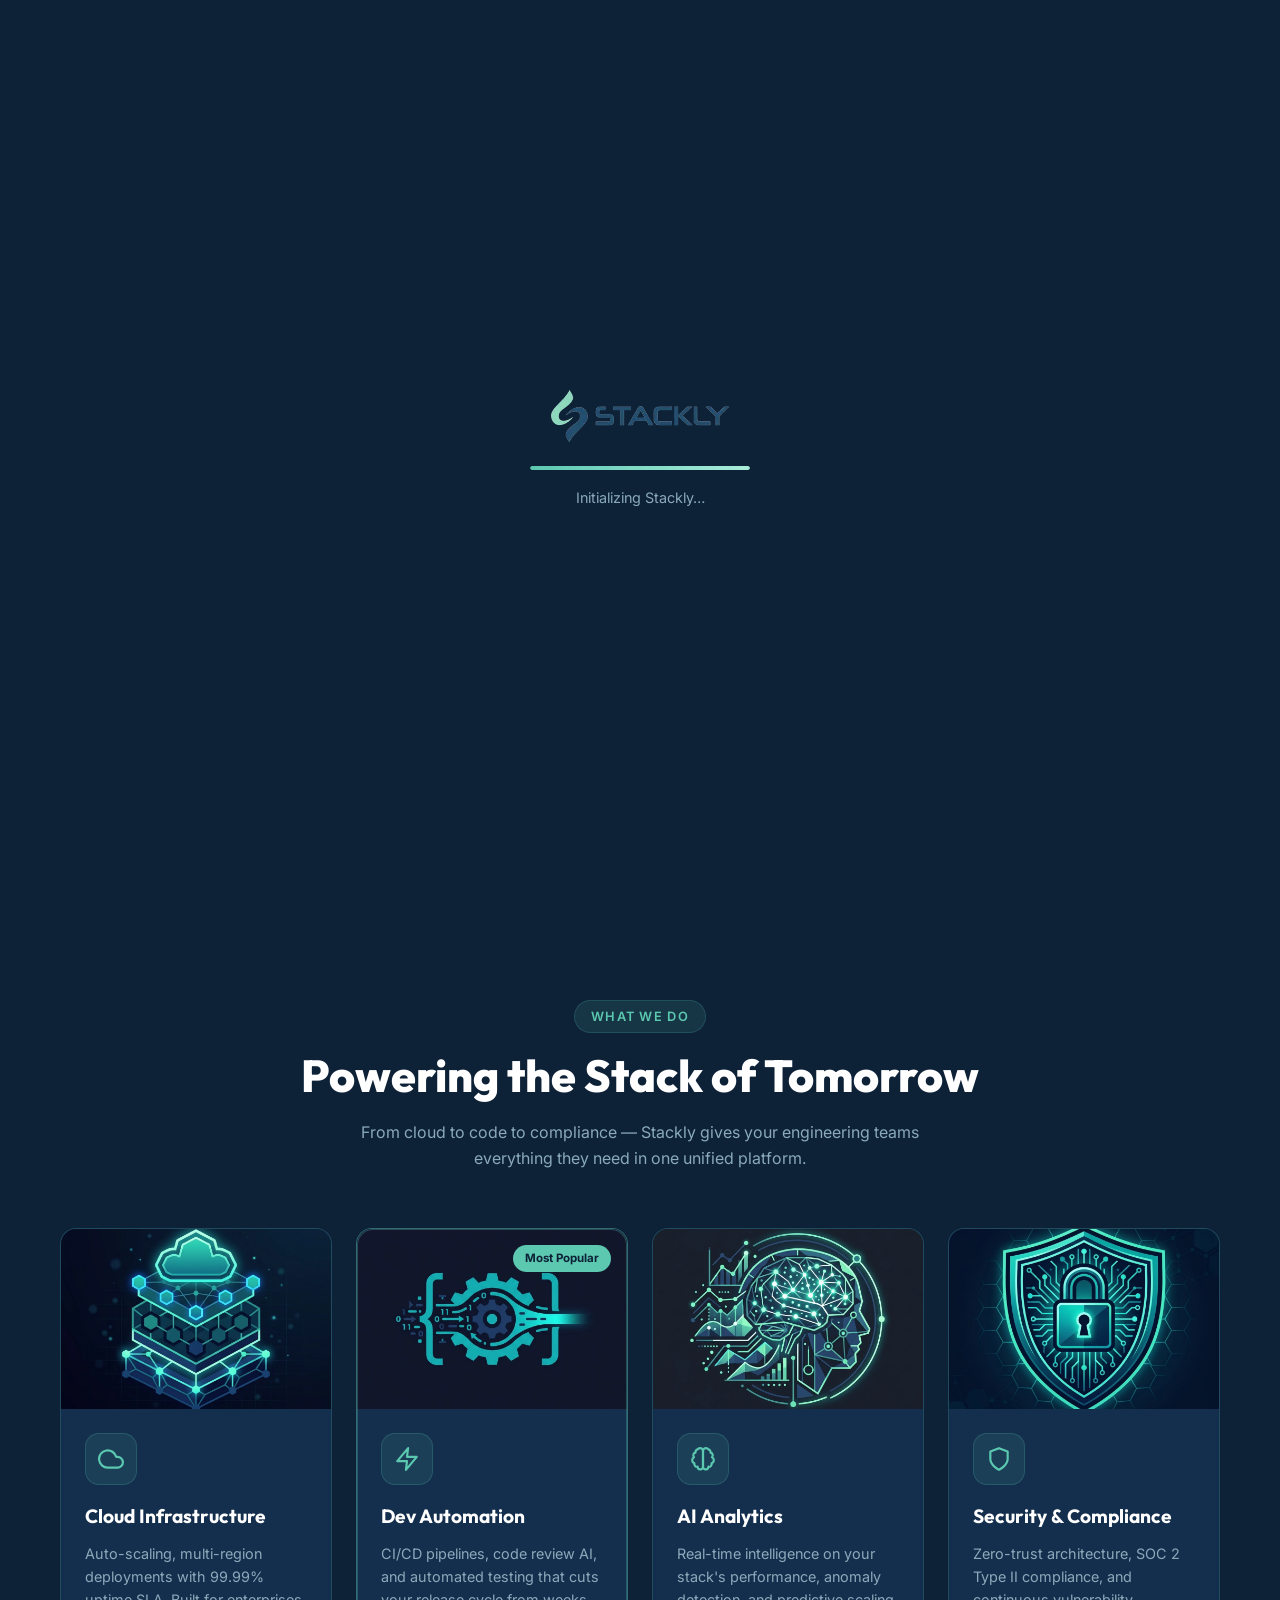
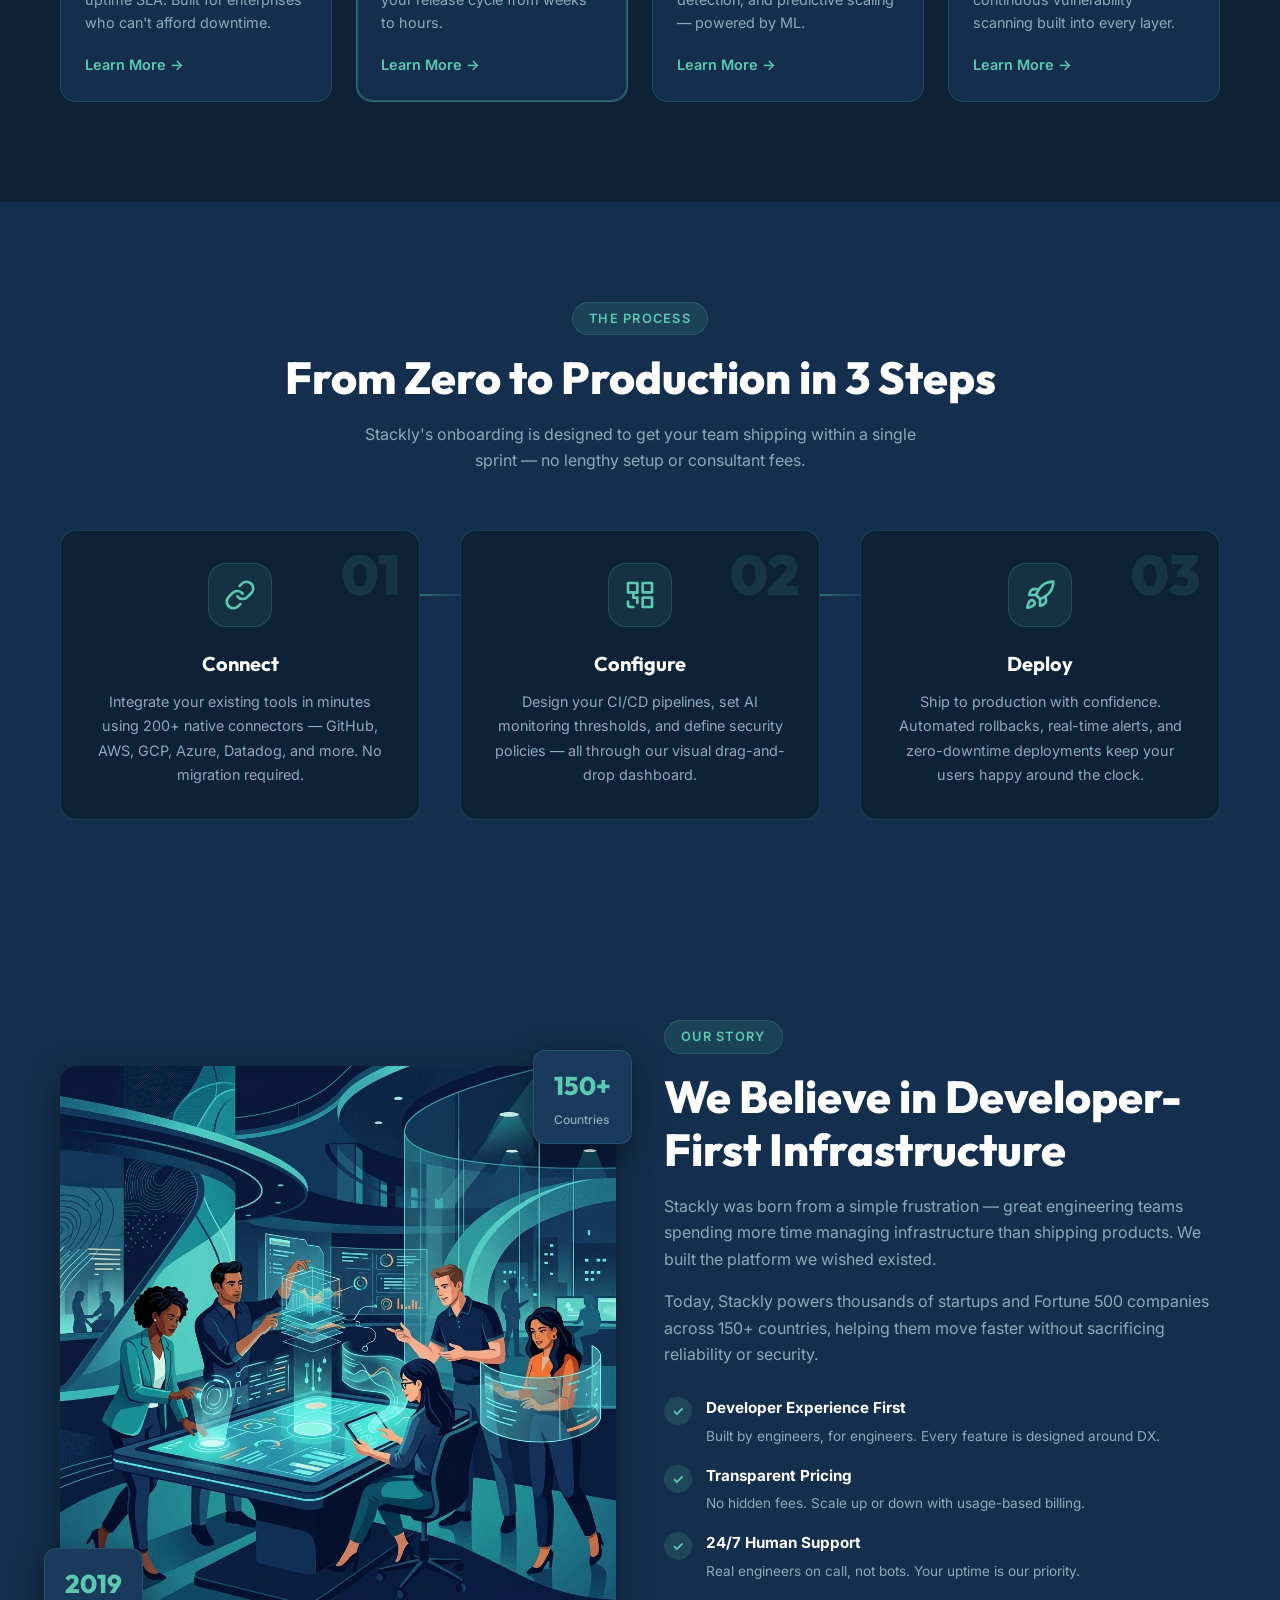
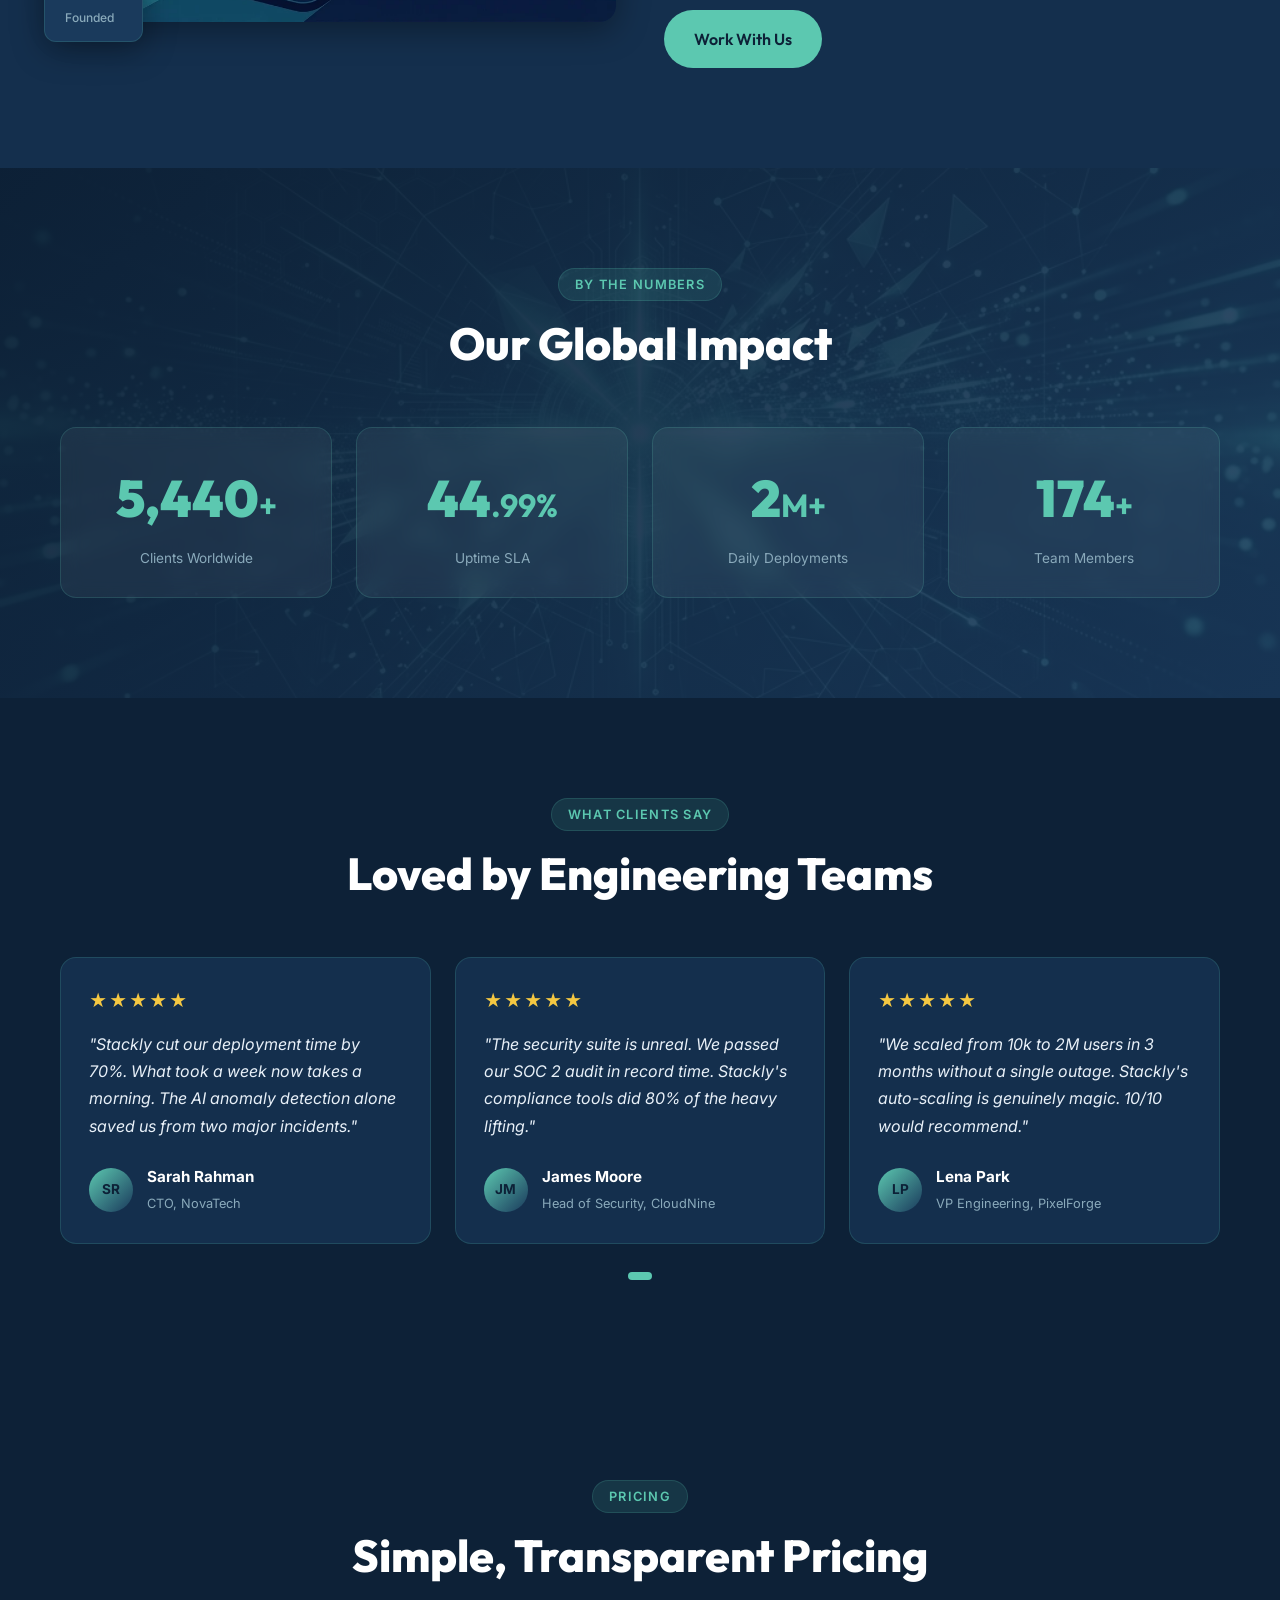
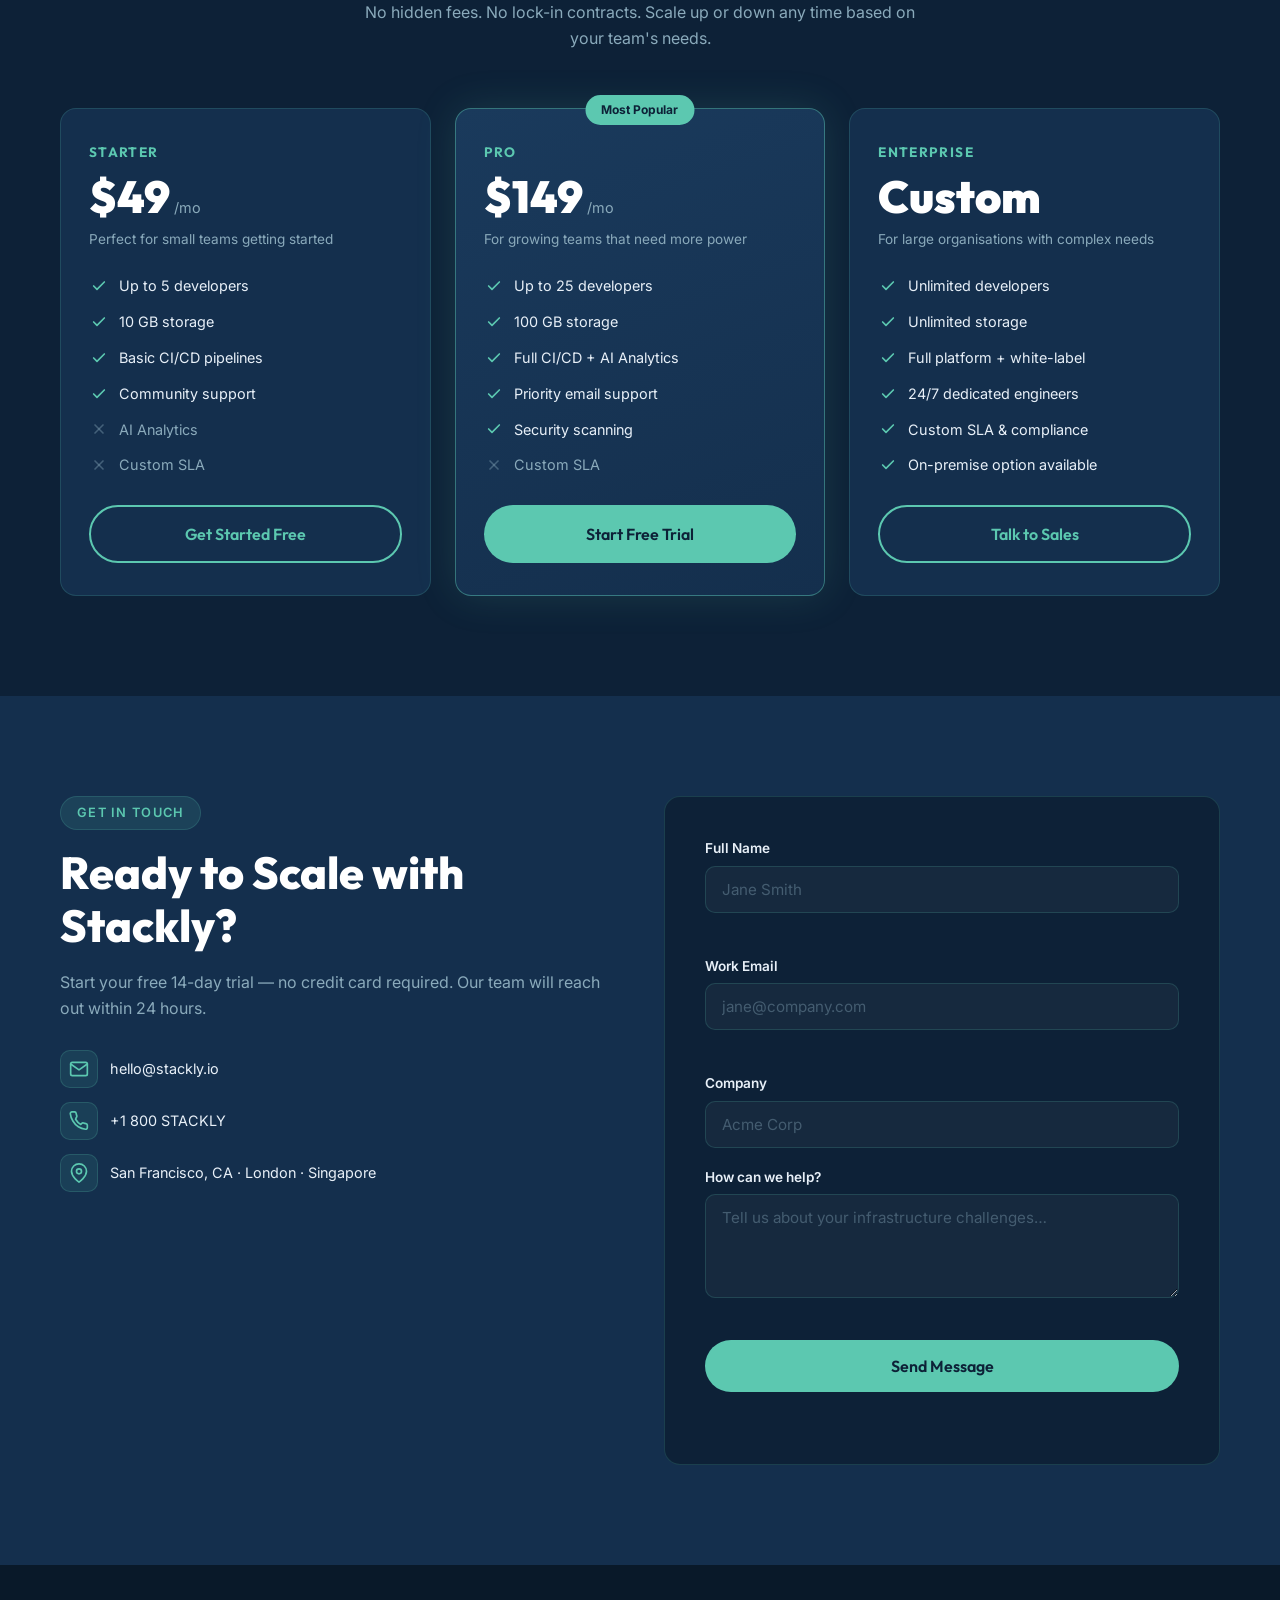
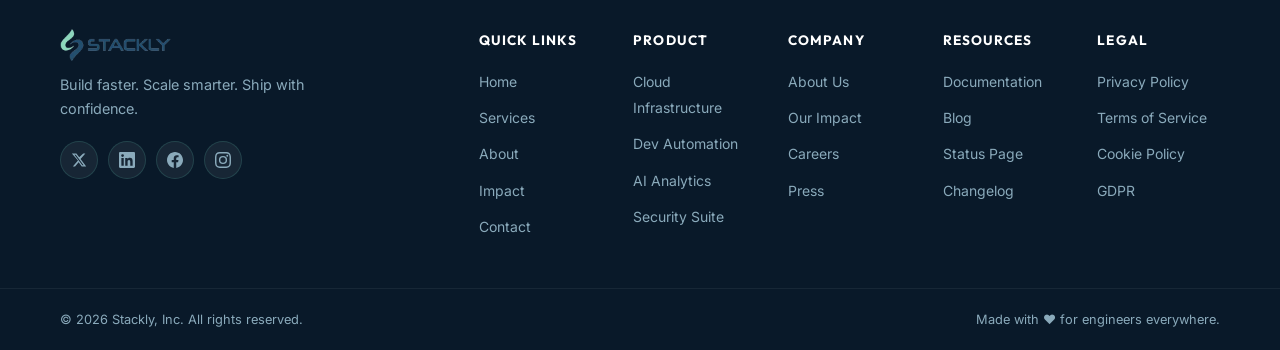
<file: index.html>
<!DOCTYPE html>
<html lang="en">

<head>
  <meta charset="UTF-8" />
  <meta name="viewport" content="width=device-width, initial-scale=1.0" />
  <meta name="description"
    content="Stackly — Build faster, scale smarter. Enterprise-grade cloud infrastructure, AI-powered development tools, and security solutions for modern teams." />
  <meta name="keywords"
    content="Stackly, cloud infrastructure, software development, AI analytics, cybersecurity, tech solutions" />
  <meta name="theme-color" content="#0D2137" />
  <title>Stackly — Build Faster. Scale Smarter.</title>
  <link rel="preconnect" href="https://fonts.googleapis.com" />
  <link rel="preconnect" href="https://fonts.gstatic.com" crossorigin />
  <link
    href="https://fonts.googleapis.com/css2?family=Outfit:wght@300;400;500;600;700;800;900&family=Inter:wght@300;400;500;600&display=swap"
    rel="stylesheet" />
  <link rel="stylesheet" href="style.css" />
</head>

<body>

  <!-- ===== LOADER ===== -->
  <div id="loader" class="loader" role="status" aria-label="Loading Stackly">
    <div class="loader__inner">
      <div class="loader__logo">
        <img src="images/final logo.webp" alt="Stackly" class="loader__logo-img" />
      </div>
      <div class="loader__bar">
        <div class="loader__progress"></div>
      </div>
      <p class="loader__text">Initializing Stackly…</p>
    </div>
  </div>

  <!-- ===== HEADER ===== -->
  <header id="header" class="header" role="banner">
    <div class="container header__inner">
      <a href="#home" class="header__logo" aria-label="Stackly Home">
        <img src="images/final logo.webp" alt="Stackly" class="header__logo-img" />
      </a>

      <nav class="header__nav" id="nav" role="navigation" aria-label="Main navigation">
        <ul class="nav__list">
          <li><a href="#home" class="nav__link" id="nav-home">Home</a></li>
          <li><a href="#services" class="nav__link" id="nav-services">Services</a></li>
          <li><a href="#about" class="nav__link" id="nav-about">About</a></li>
          <li><a href="#stats" class="nav__link" id="nav-stats">Impact</a></li>
          <li><a href="#contact" class="nav__link" id="nav-contact">Contact</a></li>
        </ul>
      </nav>

      <div class="header__actions">
        <a href="#contact" class="btn btn--sm btn--outline" id="header-cta">Get Started</a>
        <button class="hamburger" id="hamburger" aria-label="Toggle menu" aria-expanded="false" aria-controls="nav">
          <span></span><span></span><span></span>
        </button>
      </div>
    </div>
  </header>

  <!-- ===== MOBILE NAV OVERLAY ===== -->
  <div class="mobile-nav" id="mobileNav" role="dialog" aria-modal="true" aria-label="Mobile menu">
    <button class="mobile-nav__close" id="mobileNavClose" aria-label="Close menu">✕</button>
    <ul class="mobile-nav__list">
      <li><a href="#home" class="mobile-nav__link" id="mnav-home">Home</a></li>
      <li><a href="#services" class="mobile-nav__link" id="mnav-services">Services</a></li>
      <li><a href="#about" class="mobile-nav__link" id="mnav-about">About</a></li>
      <li><a href="#stats" class="mobile-nav__link" id="mnav-stats">Impact</a></li>
      <li><a href="#contact" class="mobile-nav__link" id="mnav-contact">Contact</a></li>
    </ul>
    <a href="#contact" class="btn btn--primary mobile-nav__cta" id="mnav-cta">Get Started Free</a>
  </div>
  <div class="mobile-nav__backdrop" id="mobileNavBackdrop"></div>

  <!-- ===== MAIN CONTENT ===== -->
  <main id="main-content">

    <!-- HERO -->
    <section id="home" class="hero section" aria-labelledby="hero-heading">
      <div class="hero__bg">
        <picture>
          <source srcset="images/hero_bg.webp" type="image/webp" />
          <img src="images/hero_bg.webp" alt="" role="presentation" class="hero__bg-img" loading="eager" />
        </picture>
        <div class="hero__bg-overlay"></div>
      </div>
      <div class="hero__particles" id="heroParticles" aria-hidden="true"></div>

      <div class="container hero__inner">
        <div class="hero__content">
          <div class="hero__badge">
            <span class="badge-dot"></span>
            Now with AI-Powered Automation
          </div>
          <h1 id="hero-heading" class="hero__title">
            Build <span class="gradient-text">Faster.</span><br />
            Scale <span class="gradient-text">Smarter.</span>
          </h1>
          <p class="hero__subtitle">
            Stackly delivers enterprise-grade cloud infrastructure, intelligent development tools, and next-gen security
            so your team ships with confidence — at any scale.
          </p>
          <div class="hero__actions">
            <a href="#services" class="btn btn--primary btn--lg" id="hero-explore">Explore Solutions</a>
            <a href="404.html" class="btn btn--ghost btn--lg" id="hero-learn">Learn More
              <svg width="18" height="18" viewBox="0 0 24 24" fill="none" stroke="currentColor" stroke-width="2"
                stroke-linecap="round" stroke-linejoin="round" aria-hidden="true">
                <path d="M5 12h14" />
                <path d="m12 5 7 7-7 7" />
              </svg>
            </a>
          </div>
          <div class="hero__trust">
            <p class="hero__trust-label">Trusted by teams at</p>
            <div class="hero__logos">
              <span>Acme Corp</span>
              <span>NovaTech</span>
              <span>PixelForge</span>
              <span>CloudNine</span>
            </div>
          </div>
        </div>
        <div class="hero__visual">
          <picture>
            <source srcset="images/hero_dashboard.webp" type="image/webp" />
            <img src="images/hero_dashboard.webp" alt="Stackly platform dashboard preview" class="hero__dashboard"
              loading="eager" />
          </picture>
          <div class="hero__glow" aria-hidden="true"></div>
        </div>
      </div>

      <div class="scroll-indicator" aria-hidden="true">
        <div class="scroll-indicator__dot"></div>
      </div>
    </section>

    <!-- SERVICES -->
    <section id="services" class="services section" aria-labelledby="services-heading">
      <div class="container">
        <div class="section-header">
          <span class="section-tag">What We Do</span>
          <h2 id="services-heading" class="section-title">Powering the Stack of Tomorrow</h2>
          <p class="section-subtitle">From cloud to code to compliance — Stackly gives your engineering teams everything
            they need in one unified platform.</p>
        </div>

        <div class="services__grid">

          <article class="service-card" id="service-cloud">
            <div class="service-card__img-wrap">
              <picture>
                <source srcset="images/service_cloud.webp" type="image/webp" />
                <img src="images/service_cloud.webp" alt="Cloud Infrastructure illustration" loading="lazy" />
              </picture>
            </div>
            <div class="service-card__body">
              <div class="service-card__icon">
                <svg width="26" height="26" viewBox="0 0 24 24" fill="none" stroke="#5CC8B0" stroke-width="2"
                  stroke-linecap="round" stroke-linejoin="round" aria-hidden="true">
                  <path d="M18 10h-1.26A8 8 0 1 0 9 20h9a5 5 0 0 0 0-10z" />
                </svg>
              </div>
              <h3 class="service-card__title">Cloud Infrastructure</h3>
              <p class="service-card__desc">Auto-scaling, multi-region deployments with 99.99% uptime SLA. Built for
                enterprises who can't afford downtime.</p>
              <a href="404.html" class="service-card__link" id="svc-cloud-cta">Learn More →</a>
            </div>
          </article>

          <article class="service-card service-card--featured" id="service-dev">
            <div class="service-card__img-wrap">
              <picture>
                <source srcset="images/service_dev.webp" type="image/webp" />
                <img src="images/service_dev.webp" alt="Developer Tools illustration" loading="lazy" />
              </picture>
            </div>
            <div class="service-card__body">
              <div class="service-card__icon">
                <svg width="26" height="26" viewBox="0 0 24 24" fill="none" stroke="#5CC8B0" stroke-width="2"
                  stroke-linecap="round" stroke-linejoin="round" aria-hidden="true">
                  <polygon points="13 2 3 14 12 14 11 22 21 10 12 10 13 2" />
                </svg>
              </div>
              <h3 class="service-card__title">Dev Automation</h3>
              <p class="service-card__desc">CI/CD pipelines, code review AI, and automated testing that cuts your
                release cycle from weeks to hours.</p>
              <a href="404.html" class="service-card__link" id="svc-dev-cta">Learn More →</a>
            </div>
            <div class="service-card__featured-badge">Most Popular</div>
          </article>

          <article class="service-card" id="service-ai">
            <div class="service-card__img-wrap">
              <picture>
                <source srcset="images/service_ai.webp" type="image/webp" />
                <img src="images/service_ai.webp" alt="AI Analytics illustration" loading="lazy" />
              </picture>
            </div>
            <div class="service-card__body">
              <div class="service-card__icon">
                <svg width="26" height="26" viewBox="0 0 24 24" fill="none" stroke="#5CC8B0" stroke-width="2"
                  stroke-linecap="round" stroke-linejoin="round" aria-hidden="true">
                  <path
                    d="M9.5 2A2.5 2.5 0 0 1 12 4.5v15a2.5 2.5 0 0 1-4.96-.44 2.5 2.5 0 0 1-2.96-3.08 3 3 0 0 1-.34-5.58 2.5 2.5 0 0 1 1.32-4.24 2.5 2.5 0 0 1 1.98-3A2.5 2.5 0 0 1 9.5 2Z" />
                  <path
                    d="M14.5 2A2.5 2.5 0 0 0 12 4.5v15a2.5 2.5 0 0 0 4.96-.44 2.5 2.5 0 0 0 2.96-3.08 3 3 0 0 0 .34-5.58 2.5 2.5 0 0 0-1.32-4.24 2.5 2.5 0 0 0-1.98-3A2.5 2.5 0 0 0 14.5 2Z" />
                </svg>
              </div>
              <h3 class="service-card__title">AI Analytics</h3>
              <p class="service-card__desc">Real-time intelligence on your stack's performance, anomaly detection, and
                predictive scaling — powered by ML.</p>
              <a href="404.html" class="service-card__link" id="svc-ai-cta">Learn More →</a>
            </div>
          </article>

          <article class="service-card" id="service-sec">
            <div class="service-card__img-wrap">
              <picture>
                <source srcset="images/service_security.webp" type="image/webp" />
                <img src="images/service_security.webp" alt="Security illustration" loading="lazy" />
              </picture>
            </div>
            <div class="service-card__body">
              <div class="service-card__icon">
                <svg width="26" height="26" viewBox="0 0 24 24" fill="none" stroke="#5CC8B0" stroke-width="2"
                  stroke-linecap="round" stroke-linejoin="round" aria-hidden="true">
                  <path d="M12 22s8-4 8-10V5l-8-3-8 3v7c0 6 8 10 8 10z" />
                </svg>
              </div>
              <h3 class="service-card__title">Security & Compliance</h3>
              <p class="service-card__desc">Zero-trust architecture, SOC 2 Type II compliance, and continuous
                vulnerability scanning built into every layer.</p>
              <a href="404.html" class="service-card__link" id="svc-sec-cta">Learn More →</a>
            </div>
          </article>

        </div>
      </div>
    </section>

    <!-- HOW IT WORKS -->
    <section id="how-it-works" class="how-it-works section" aria-labelledby="hiw-heading">
      <div class="container">
        <div class="section-header">
          <span class="section-tag">The Process</span>
          <h2 id="hiw-heading" class="section-title">From Zero to Production in 3 Steps</h2>
          <p class="section-subtitle">Stackly's onboarding is designed to get your team shipping within a single sprint
            — no lengthy setup or consultant fees.</p>
        </div>
        <div class="hiw__grid">

          <div class="hiw__step" id="hiw-step-1">
            <div class="hiw__step-number">01</div>
            <div class="hiw__step-icon">
              <svg width="32" height="32" viewBox="0 0 24 24" fill="none" stroke="#5CC8B0" stroke-width="2"
                stroke-linecap="round" stroke-linejoin="round" aria-hidden="true">
                <path d="M10 13a5 5 0 0 0 7.54.54l3-3a5 5 0 0 0-7.07-7.07l-1.72 1.71" />
                <path d="M14 11a5 5 0 0 0-7.54-.54l-3 3a5 5 0 0 0 7.07 7.07l1.71-1.71" />
              </svg>
            </div>
            <h3 class="hiw__step-title">Connect</h3>
            <p class="hiw__step-desc">Integrate your existing tools in minutes using 200+ native connectors — GitHub,
              AWS, GCP, Azure, Datadog, and more. No migration required.</p>
          </div>

          <div class="hiw__connector" aria-hidden="true"></div>

          <div class="hiw__step" id="hiw-step-2">
            <div class="hiw__step-number">02</div>
            <div class="hiw__step-icon">
              <svg width="32" height="32" viewBox="0 0 24 24" fill="none" stroke="#5CC8B0" stroke-width="2"
                stroke-linecap="round" stroke-linejoin="round" aria-hidden="true">
                <rect x="3" y="3" width="7" height="7" />
                <rect x="14" y="3" width="7" height="7" />
                <rect x="14" y="14" width="7" height="7" />
                <path d="M3 17v2a2 2 0 0 0 2 2h2" />
                <path d="M10 10H7v4h3v4" />
              </svg>
            </div>
            <h3 class="hiw__step-title">Configure</h3>
            <p class="hiw__step-desc">Design your CI/CD pipelines, set AI monitoring thresholds, and define security
              policies — all through our visual drag-and-drop dashboard.</p>
          </div>

          <div class="hiw__connector" aria-hidden="true"></div>

          <div class="hiw__step" id="hiw-step-3">
            <div class="hiw__step-number">03</div>
            <div class="hiw__step-icon">
              <svg width="32" height="32" viewBox="0 0 24 24" fill="none" stroke="#5CC8B0" stroke-width="2"
                stroke-linecap="round" stroke-linejoin="round" aria-hidden="true">
                <path d="M4.5 16.5c-1.5 1.26-2 5-2 5s3.74-.5 5-2c.71-.84.7-2.13-.09-2.91a2.18 2.18 0 0 0-2.91-.09z" />
                <path
                  d="m12 15-3-3a22 22 0 0 1 2-3.95A12.88 12.88 0 0 1 22 2c0 2.72-.78 7.5-6 11a22.35 22.35 0 0 1-4 2z" />
                <path d="M9 12H4s.55-3.03 2-4c1.62-1.08 5 0 5 0" />
                <path d="M12 15v5s3.03-.55 4-2c1.08-1.62 0-5 0-5" />
              </svg>
            </div>
            <h3 class="hiw__step-title">Deploy</h3>
            <p class="hiw__step-desc">Ship to production with confidence. Automated rollbacks, real-time alerts, and
              zero-downtime deployments keep your users happy around the clock.</p>
          </div>

        </div>
      </div>
    </section>

    <!-- ABOUT -->
    <section id="about" class="about section" aria-labelledby="about-heading">
      <div class="container about__inner">
        <div class="about__visual">
          <picture>
            <source srcset="images/about_team.webp" type="image/webp" />
            <img src="images/about_team.webp" alt="Stackly engineering team collaborating on digital solutions"
              loading="lazy" class="about__img" />
          </picture>
          <div class="about__card about__card--1">
            <span class="about__card-number">2019</span>
            <span class="about__card-label">Founded</span>
          </div>
          <div class="about__card about__card--2">
            <span class="about__card-number">150+</span>
            <span class="about__card-label">Countries</span>
          </div>
        </div>

        <div class="about__content">
          <span class="section-tag">Our Story</span>
          <h2 id="about-heading" class="section-title">We Believe in Developer-First Infrastructure</h2>
          <p class="about__text">Stackly was born from a simple frustration — great engineering teams spending more time
            managing infrastructure than shipping products. We built the platform we wished existed.</p>
          <p class="about__text">Today, Stackly powers thousands of startups and Fortune 500 companies across 150+
            countries, helping them move faster without sacrificing reliability or security.</p>

          <div class="about__features">
            <div class="about__feature">
              <div class="about__feature-icon">✓</div>
              <div>
                <strong>Developer Experience First</strong>
                <p>Built by engineers, for engineers. Every feature is designed around DX.</p>
              </div>
            </div>
            <div class="about__feature">
              <div class="about__feature-icon">✓</div>
              <div>
                <strong>Transparent Pricing</strong>
                <p>No hidden fees. Scale up or down with usage-based billing.</p>
              </div>
            </div>
            <div class="about__feature">
              <div class="about__feature-icon">✓</div>
              <div>
                <strong>24/7 Human Support</strong>
                <p>Real engineers on call, not bots. Your uptime is our priority.</p>
              </div>
            </div>
          </div>

          <a href="#contact" class="btn btn--primary" id="about-cta">Work With Us</a>
        </div>
      </div>
    </section>

    <!-- STATS -->
    <section id="stats" class="stats section" aria-labelledby="stats-heading">
      <div class="stats__bg">
        <picture>
          <source srcset="images/cta_bg.webp" type="image/webp" />
          <img src="images/cta_bg.webp" alt="" role="presentation" loading="lazy" />
        </picture>
        <div class="stats__overlay"></div>
      </div>
      <div class="container">
        <div class="section-header section-header--light">
          <span class="section-tag">By the Numbers</span>
          <h2 id="stats-heading" class="section-title">Our Global Impact</h2>
        </div>
        <div class="stats__grid">
          <div class="stat-item" id="stat-clients">
            <span class="stat-item__number" data-target="12000">0</span><span class="stat-item__suffix">+</span>
            <p class="stat-item__label">Clients Worldwide</p>
          </div>
          <div class="stat-item" id="stat-uptime">
            <span class="stat-item__number" data-target="99">0</span><span class="stat-item__suffix">.99%</span>
            <p class="stat-item__label">Uptime SLA</p>
          </div>
          <div class="stat-item" id="stat-deploys">
            <span class="stat-item__number" data-target="5">0</span><span class="stat-item__suffix">M+</span>
            <p class="stat-item__label">Daily Deployments</p>
          </div>
          <div class="stat-item" id="stat-team">
            <span class="stat-item__number" data-target="400">0</span><span class="stat-item__suffix">+</span>
            <p class="stat-item__label">Team Members</p>
          </div>
        </div>
      </div>
    </section>

    <!-- TESTIMONIALS -->
    <section id="testimonials" class="testimonials section" aria-labelledby="testimonials-heading">
      <div class="container">
        <div class="section-header">
          <span class="section-tag">What Clients Say</span>
          <h2 id="testimonials-heading" class="section-title">Loved by Engineering Teams</h2>
        </div>
        <div class="testimonials__outer">
          <div class="testimonials__track" id="testimonialsTrack" role="list">
            <div class="testimonial-card" role="listitem">
              <div class="testimonial-card__stars" aria-label="5 out of 5 stars">★★★★★</div>
              <blockquote>"Stackly cut our deployment time by 70%. What took a week now takes a morning. The AI anomaly
                detection alone saved us from two major incidents."</blockquote>
              <div class="testimonial-card__author">
                <div class="testimonial-card__avatar" aria-hidden="true">SR</div>
                <div>
                  <strong>Sarah Rahman</strong>
                  <span>CTO, NovaTech</span>
                </div>
              </div>
            </div>
            <div class="testimonial-card" role="listitem">
              <div class="testimonial-card__stars" aria-label="5 out of 5 stars">★★★★★</div>
              <blockquote>"The security suite is unreal. We passed our SOC 2 audit in record time. Stackly's compliance
                tools did 80% of the heavy lifting."</blockquote>
              <div class="testimonial-card__author">
                <div class="testimonial-card__avatar" aria-hidden="true">JM</div>
                <div>
                  <strong>James Moore</strong>
                  <span>Head of Security, CloudNine</span>
                </div>
              </div>
            </div>
            <div class="testimonial-card" role="listitem">
              <div class="testimonial-card__stars" aria-label="5 out of 5 stars">★★★★★</div>
              <blockquote>"We scaled from 10k to 2M users in 3 months without a single outage. Stackly's auto-scaling is
                genuinely magic. 10/10 would recommend."</blockquote>
              <div class="testimonial-card__author">
                <div class="testimonial-card__avatar" aria-hidden="true">LP</div>
                <div>
                  <strong>Lena Park</strong>
                  <span>VP Engineering, PixelForge</span>
                </div>
              </div>
            </div>
          </div>
        </div>
        <div class="testimonials__dots" id="testimonialsDotsContainer" aria-label="Testimonial navigation"
          role="tablist"></div>
      </div>
    </section>

    <!-- PRICING -->
    <section id="pricing" class="pricing section" aria-labelledby="pricing-heading">
      <div class="container">
        <div class="section-header">
          <span class="section-tag">Pricing</span>
          <h2 id="pricing-heading" class="section-title">Simple, Transparent Pricing</h2>
          <p class="section-subtitle">No hidden fees. No lock-in contracts. Scale up or down any time based on your
            team's needs.</p>
        </div>
        <div class="pricing__grid">

          <div class="pricing-card" id="plan-starter">
            <div class="pricing-card__header">
              <span class="pricing-card__plan">Starter</span>
              <div class="pricing-card__price"><span class="pricing-card__amount">$49</span><span
                  class="pricing-card__period">/mo</span></div>
              <p class="pricing-card__tagline">Perfect for small teams getting started</p>
            </div>
            <ul class="pricing-card__features">
              <li><span class="feat-check" aria-hidden="true"><svg width="16" height="16" viewBox="0 0 24 24"
                    fill="none" stroke="#5CC8B0" stroke-width="2.5" stroke-linecap="round" stroke-linejoin="round">
                    <polyline points="20 6 9 17 4 12" />
                  </svg></span>Up to 5 developers</li>
              <li><span class="feat-check" aria-hidden="true"><svg width="16" height="16" viewBox="0 0 24 24"
                    fill="none" stroke="#5CC8B0" stroke-width="2.5" stroke-linecap="round" stroke-linejoin="round">
                    <polyline points="20 6 9 17 4 12" />
                  </svg></span>10 GB storage</li>
              <li><span class="feat-check" aria-hidden="true"><svg width="16" height="16" viewBox="0 0 24 24"
                    fill="none" stroke="#5CC8B0" stroke-width="2.5" stroke-linecap="round" stroke-linejoin="round">
                    <polyline points="20 6 9 17 4 12" />
                  </svg></span>Basic CI/CD pipelines</li>
              <li><span class="feat-check" aria-hidden="true"><svg width="16" height="16" viewBox="0 0 24 24"
                    fill="none" stroke="#5CC8B0" stroke-width="2.5" stroke-linecap="round" stroke-linejoin="round">
                    <polyline points="20 6 9 17 4 12" />
                  </svg></span>Community support</li>
              <li><span class="feat-check feat-check--off" aria-hidden="true"><svg width="16" height="16"
                    viewBox="0 0 24 24" fill="none" stroke="rgba(138,170,187,.4)" stroke-width="2.5"
                    stroke-linecap="round" stroke-linejoin="round">
                    <line x1="18" y1="6" x2="6" y2="18" />
                    <line x1="6" y1="6" x2="18" y2="18" />
                  </svg></span><span style="color:var(--c-muted)">AI Analytics</span></li>
              <li><span class="feat-check feat-check--off" aria-hidden="true"><svg width="16" height="16"
                    viewBox="0 0 24 24" fill="none" stroke="rgba(138,170,187,.4)" stroke-width="2.5"
                    stroke-linecap="round" stroke-linejoin="round">
                    <line x1="18" y1="6" x2="6" y2="18" />
                    <line x1="6" y1="6" x2="18" y2="18" />
                  </svg></span><span style="color:var(--c-muted)">Custom SLA</span></li>
            </ul>
            <a href="404.html" class="btn btn--outline btn--full" id="plan-starter-cta">Get Started Free</a>
          </div>

          <div class="pricing-card pricing-card--featured" id="plan-pro">
            <div class="pricing-card__badge">Most Popular</div>
            <div class="pricing-card__header">
              <span class="pricing-card__plan">Pro</span>
              <div class="pricing-card__price"><span class="pricing-card__amount">$149</span><span
                  class="pricing-card__period">/mo</span></div>
              <p class="pricing-card__tagline">For growing teams that need more power</p>
            </div>
            <ul class="pricing-card__features">
              <li><span class="feat-check" aria-hidden="true"><svg width="16" height="16" viewBox="0 0 24 24"
                    fill="none" stroke="#5CC8B0" stroke-width="2.5" stroke-linecap="round" stroke-linejoin="round">
                    <polyline points="20 6 9 17 4 12" />
                  </svg></span>Up to 25 developers</li>
              <li><span class="feat-check" aria-hidden="true"><svg width="16" height="16" viewBox="0 0 24 24"
                    fill="none" stroke="#5CC8B0" stroke-width="2.5" stroke-linecap="round" stroke-linejoin="round">
                    <polyline points="20 6 9 17 4 12" />
                  </svg></span>100 GB storage</li>
              <li><span class="feat-check" aria-hidden="true"><svg width="16" height="16" viewBox="0 0 24 24"
                    fill="none" stroke="#5CC8B0" stroke-width="2.5" stroke-linecap="round" stroke-linejoin="round">
                    <polyline points="20 6 9 17 4 12" />
                  </svg></span>Full CI/CD + AI Analytics</li>
              <li><span class="feat-check" aria-hidden="true"><svg width="16" height="16" viewBox="0 0 24 24"
                    fill="none" stroke="#5CC8B0" stroke-width="2.5" stroke-linecap="round" stroke-linejoin="round">
                    <polyline points="20 6 9 17 4 12" />
                  </svg></span>Priority email support</li>
              <li><span class="feat-check" aria-hidden="true"><svg width="16" height="16" viewBox="0 0 24 24"
                    fill="none" stroke="#5CC8B0" stroke-width="2.5" stroke-linecap="round" stroke-linejoin="round">
                    <polyline points="20 6 9 17 4 12" />
                  </svg></span>Security scanning</li>
              <li><span class="feat-check feat-check--off" aria-hidden="true"><svg width="16" height="16"
                    viewBox="0 0 24 24" fill="none" stroke="rgba(138,170,187,.4)" stroke-width="2.5"
                    stroke-linecap="round" stroke-linejoin="round">
                    <line x1="18" y1="6" x2="6" y2="18" />
                    <line x1="6" y1="6" x2="18" y2="18" />
                  </svg></span><span style="color:var(--c-muted)">Custom SLA</span></li>
            </ul>
            <a href="404.html" class="btn btn--primary btn--full" id="plan-pro-cta">Start Free Trial</a>
          </div>

          <div class="pricing-card" id="plan-enterprise">
            <div class="pricing-card__header">
              <span class="pricing-card__plan">Enterprise</span>
              <div class="pricing-card__price"><span class="pricing-card__amount">Custom</span></div>
              <p class="pricing-card__tagline">For large organisations with complex needs</p>
            </div>
            <ul class="pricing-card__features">
              <li><span class="feat-check" aria-hidden="true"><svg width="16" height="16" viewBox="0 0 24 24"
                    fill="none" stroke="#5CC8B0" stroke-width="2.5" stroke-linecap="round" stroke-linejoin="round">
                    <polyline points="20 6 9 17 4 12" />
                  </svg></span>Unlimited developers</li>
              <li><span class="feat-check" aria-hidden="true"><svg width="16" height="16" viewBox="0 0 24 24"
                    fill="none" stroke="#5CC8B0" stroke-width="2.5" stroke-linecap="round" stroke-linejoin="round">
                    <polyline points="20 6 9 17 4 12" />
                  </svg></span>Unlimited storage</li>
              <li><span class="feat-check" aria-hidden="true"><svg width="16" height="16" viewBox="0 0 24 24"
                    fill="none" stroke="#5CC8B0" stroke-width="2.5" stroke-linecap="round" stroke-linejoin="round">
                    <polyline points="20 6 9 17 4 12" />
                  </svg></span>Full platform + white-label</li>
              <li><span class="feat-check" aria-hidden="true"><svg width="16" height="16" viewBox="0 0 24 24"
                    fill="none" stroke="#5CC8B0" stroke-width="2.5" stroke-linecap="round" stroke-linejoin="round">
                    <polyline points="20 6 9 17 4 12" />
                  </svg></span>24/7 dedicated engineers</li>
              <li><span class="feat-check" aria-hidden="true"><svg width="16" height="16" viewBox="0 0 24 24"
                    fill="none" stroke="#5CC8B0" stroke-width="2.5" stroke-linecap="round" stroke-linejoin="round">
                    <polyline points="20 6 9 17 4 12" />
                  </svg></span>Custom SLA &amp; compliance</li>
              <li><span class="feat-check" aria-hidden="true"><svg width="16" height="16" viewBox="0 0 24 24"
                    fill="none" stroke="#5CC8B0" stroke-width="2.5" stroke-linecap="round" stroke-linejoin="round">
                    <polyline points="20 6 9 17 4 12" />
                  </svg></span>On-premise option available</li>
            </ul>
            <a href="404.html" class="btn btn--outline btn--full" id="plan-enterprise-cta">Talk to Sales</a>
          </div>

        </div>
      </div>
    </section>

    <!-- CONTACT / CTA -->
    <section id="contact" class="contact section" aria-labelledby="contact-heading">
      <div class="container contact__inner">
        <div class="contact__info">
          <span class="section-tag">Get in Touch</span>
          <h2 id="contact-heading" class="section-title">Ready to Scale with Stackly?</h2>
          <p class="contact__subtitle">Start your free 14-day trial — no credit card required. Our team will reach out
            within 24 hours.</p>

          <ul class="contact__details">
            <li>
              <span class="contact__icon" aria-hidden="true">
                <svg width="20" height="20" viewBox="0 0 24 24" fill="none" stroke="#5CC8B0" stroke-width="2"
                  stroke-linecap="round" stroke-linejoin="round">
                  <path d="M4 4h16c1.1 0 2 .9 2 2v12c0 1.1-.9 2-2 2H4c-1.1 0-2-.9-2-2V6c0-1.1.9-2 2-2z" />
                  <polyline points="22,6 12,13 2,6" />
                </svg>
              </span>
              <a href="mailto:hello@stackly.io" id="contact-email">hello@stackly.io</a>
            </li>
            <li>
              <span class="contact__icon" aria-hidden="true">
                <svg width="20" height="20" viewBox="0 0 24 24" fill="none" stroke="#5CC8B0" stroke-width="2"
                  stroke-linecap="round" stroke-linejoin="round">
                  <path
                    d="M22 16.92v3a2 2 0 0 1-2.18 2 19.79 19.79 0 0 1-8.63-3.07A19.5 19.5 0 0 1 4.69 12 19.79 19.79 0 0 1 1.61 3.38 2 2 0 0 1 3.58 1h3a2 2 0 0 1 2 1.72c.127.96.361 1.903.7 2.81a2 2 0 0 1-.45 2.11L7.91 9.91a16 16 0 0 0 6.18 6.18l1.27-1.27a2 2 0 0 1 2.11-.45c.907.339 1.85.573 2.81.7A2 2 0 0 1 22 16.92z" />
                </svg>
              </span>
              <a href="tel:+18005782559" id="contact-phone">+1 800 STACKLY</a>
            </li>
            <li>
              <span class="contact__icon" aria-hidden="true">
                <svg width="20" height="20" viewBox="0 0 24 24" fill="none" stroke="#5CC8B0" stroke-width="2"
                  stroke-linecap="round" stroke-linejoin="round">
                  <path d="M21 10c0 7-9 13-9 13s-9-6-9-13a9 9 0 0 1 18 0z" />
                  <circle cx="12" cy="10" r="3" />
                </svg>
              </span>
              <span>San Francisco, CA · London · Singapore</span>
            </li>
          </ul>
        </div>

        <form class="contact__form" id="contactForm" novalidate aria-label="Contact form">
          <div class="form-group">
            <label for="form-name">Full Name</label>
            <input type="text" id="form-name" name="name" placeholder="Jane Smith" required autocomplete="name" />
            <span class="form-error" id="error-name" role="alert"></span>
          </div>
          <div class="form-group">
            <label for="form-email">Work Email</label>
            <input type="email" id="form-email" name="email" placeholder="jane@company.com" required
              autocomplete="email" />
            <span class="form-error" id="error-email" role="alert"></span>
          </div>
          <div class="form-group">
            <label for="form-company">Company</label>
            <input type="text" id="form-company" name="company" placeholder="Acme Corp" autocomplete="organization" />
          </div>
          <div class="form-group">
            <label for="form-message">How can we help?</label>
            <textarea id="form-message" name="message" rows="4"
              placeholder="Tell us about your infrastructure challenges…" required></textarea>
            <span class="form-error" id="error-message" role="alert"></span>
          </div>
          <button type="submit" class="btn btn--primary btn--full" id="form-submit">Send Message</button>
          <p class="form-success" id="form-success" role="status" aria-live="polite"></p>
        </form>
      </div>
    </section>

  </main>

  <!-- ===== FOOTER ===== -->
  <footer class="footer" role="contentinfo">
    <div class="container footer__inner">

      <div class="footer__brand">
        <a href="#home" class="footer__logo" aria-label="Stackly Home">
          <img src="images/final logo.webp" alt="Stackly" class="footer__logo-img" />
        </a>
        <p class="footer__tagline">Build faster. Scale smarter. Ship with confidence.</p>
        <div class="footer__socials">
          <a href="404.html" class="footer__social" id="social-twitter" aria-label="Stackly on Twitter">
            <svg width="16" height="16" viewBox="0 0 24 24" fill="currentColor" aria-hidden="true">
              <path
                d="M18.244 2.25h3.308l-7.227 8.26 8.502 11.24H16.17l-4.714-6.231-5.401 6.231H2.744l7.73-8.835L1.254 2.25H8.08l4.259 5.63 5.905-5.63zm-1.161 17.52h1.833L7.084 4.126H5.117z" />
            </svg>
          </a>
          <a href="404.html" class="footer__social" id="social-linkedin" aria-label="Stackly on LinkedIn">
            <svg width="16" height="16" viewBox="0 0 24 24" fill="currentColor" aria-hidden="true">
              <path
                d="M20.447 20.452h-3.554v-5.569c0-1.328-.027-3.037-1.852-3.037-1.853 0-2.136 1.445-2.136 2.939v5.667H9.351V9h3.414v1.561h.046c.477-.9 1.637-1.85 3.37-1.85 3.601 0 4.267 2.37 4.267 5.455v6.286zM5.337 7.433a2.062 2.062 0 0 1-2.063-2.065 2.064 2.064 0 1 1 2.063 2.065zm1.782 13.019H3.555V9h3.564v11.452zM22.225 0H1.771C.792 0 0 .774 0 1.729v20.542C0 23.227.792 24 1.771 24h20.451C23.2 24 24 23.227 24 22.271V1.729C24 .774 23.2 0 22.222 0h.003z" />
            </svg>
          </a>
          <a href="404.html" class="footer__social" id="social-facebook" aria-label="Stackly on Facebook">
            <svg width="16" height="16" viewBox="0 0 24 24" fill="currentColor" aria-hidden="true">
              <path
                d="M24 12.073c0-6.627-5.373-12-12-12s-12 5.373-12 12c0 5.99 4.388 10.954 10.125 11.854v-8.385H7.078v-3.47h3.047V9.43c0-3.007 1.792-4.669 4.533-4.669 1.312 0 2.686.235 2.686.235v2.953H15.83c-1.491 0-1.956.925-1.956 1.874v2.25h3.328l-.532 3.47h-2.796v8.385C19.612 23.027 24 18.062 24 12.073z" />
            </svg>
          </a>
          <a href="404.html" class="footer__social" id="social-instagram" aria-label="Stackly on Instagram">
            <svg width="16" height="16" viewBox="0 0 24 24" fill="currentColor" aria-hidden="true">
              <path
                d="M12 2.163c3.204 0 3.584.012 4.85.07 3.252.148 4.771 1.691 4.919 4.919.058 1.265.069 1.645.069 4.849 0 3.205-.012 3.584-.069 4.849-.149 3.225-1.664 4.771-4.919 4.919-1.266.058-1.644.07-4.85.07-3.204 0-3.584-.012-4.849-.07-3.26-.149-4.771-1.699-4.919-4.92-.058-1.265-.07-1.644-.07-4.849 0-3.204.013-3.583.07-4.849.149-3.227 1.664-4.771 4.919-4.919 1.266-.057 1.645-.069 4.849-.069zM12 0C8.741 0 8.333.014 7.053.072 2.695.272.273 2.69.073 7.052.014 8.333 0 8.741 0 12c0 3.259.014 3.668.072 4.948.2 4.358 2.618 6.78 6.98 6.98C8.333 23.986 8.741 24 12 24c3.259 0 3.668-.014 4.948-.072 4.354-.2 6.782-2.618 6.979-6.98.059-1.28.073-1.689.073-4.948 0-3.259-.014-3.667-.072-4.947-.196-4.354-2.617-6.78-6.979-6.98C15.668.014 15.259 0 12 0zm0 5.838a6.162 6.162 0 1 0 0 12.324 6.162 6.162 0 0 0 0-12.324zM12 16a4 4 0 1 1 0-8 4 4 0 0 1 0 8zm6.406-11.845a1.44 1.44 0 1 0 0 2.881 1.44 1.44 0 0 0 0-2.881z" />
            </svg>
          </a>
        </div>
      </div>

      <nav class="footer__nav" aria-label="Footer navigation">
        <div class="footer__col">
          <h3 class="footer__col-title">Quick Links</h3>
          <ul>
            <li><a href="#home" id="footer-nav-home">Home</a></li>
            <li><a href="#services" id="footer-nav-services">Services</a></li>
            <li><a href="#about" id="footer-nav-about">About</a></li>
            <li><a href="#stats" id="footer-nav-impact">Impact</a></li>
            <li><a href="#contact" id="footer-nav-contact">Contact</a></li>
          </ul>
        </div>
        <div class="footer__col">
          <h3 class="footer__col-title">Product</h3>
          <ul>
            <li><a href="#services" id="footer-cloud">Cloud Infrastructure</a></li>
            <li><a href="#services" id="footer-dev">Dev Automation</a></li>
            <li><a href="#services" id="footer-ai">AI Analytics</a></li>
            <li><a href="#services" id="footer-sec">Security Suite</a></li>
          </ul>
        </div>
        <div class="footer__col">
          <h3 class="footer__col-title">Company</h3>
          <ul>
            <li><a href="#about" id="footer-about">About Us</a></li>
            <li><a href="#stats" id="footer-impact">Our Impact</a></li>
            <li><a href="404.html" id="footer-careers">Careers</a></li>
            <li><a href="404.html" id="footer-press">Press</a></li>
          </ul>
        </div>
        <div class="footer__col">
          <h3 class="footer__col-title">Resources</h3>
          <ul>
            <li><a href="404.html" id="footer-docs">Documentation</a></li>
            <li><a href="404.html" id="footer-blog">Blog</a></li>
            <li><a href="404.html" id="footer-status">Status Page</a></li>
            <li><a href="404.html" id="footer-changelog">Changelog</a></li>
          </ul>
        </div>
        <div class="footer__col">
          <h3 class="footer__col-title">Legal</h3>
          <ul>
            <li><a href="404.html" id="footer-privacy">Privacy Policy</a></li>
            <li><a href="404.html" id="footer-terms">Terms of Service</a></li>
            <li><a href="404.html" id="footer-cookies">Cookie Policy</a></li>
            <li><a href="404.html" id="footer-gdpr">GDPR</a></li>
          </ul>
        </div>
      </nav>

    </div>
    <div class="footer__bottom">
      <div class="container">
        <p>© <span id="footer-year">2024</span> Stackly, Inc. All rights reserved.</p>
        <p>Made with ❤ for engineers everywhere.</p>
      </div>
    </div>
  </footer>

  <!-- Back to top -->
  <button class="back-to-top" id="backToTop" aria-label="Back to top">↑</button>

  <script src="script.js"></script>
</body>

</html>
</file>
<file: style.css>
/* ========================
   STACKLY — style.css
   60% #0D2137 | 30% #1A3A5C | 10% #5CC8B0
======================== */

*, *::before, *::after { box-sizing: border-box; margin: 0; padding: 0; }

:root {
  --c-bg:        #0D2137;
  --c-surface:   #1A3A5C;
  --c-surface2:  #142f4d;
  --c-accent:    #5CC8B0;
  --c-accent2:   #3da88e;
  --c-text:      #E8F0F8;
  --c-muted:     #8AAABB;
  --c-border:    rgba(92,200,176,.18);
  --c-white:     #ffffff;
  --r-card:      16px;
  --r-btn:       50px;
  --shadow:      0 8px 32px rgba(0,0,0,.35);
  --shadow-glow: 0 0 40px rgba(92,200,176,.25);
  --font-head:   'Outfit', sans-serif;
  --font-body:   'Inter', sans-serif;
  --trans:       .3s ease;
  --max-w:       1200px;
}

html { scroll-behavior: smooth; font-size: 16px; }

body {
  background: var(--c-bg);
  color: var(--c-text);
  font-family: var(--font-body);
  line-height: 1.65;
  overflow-x: hidden;
}

body.nav-open { overflow: hidden; }

img { display: block; max-width: 100%; height: auto; }
a  { color: var(--c-accent); text-decoration: none; transition: color var(--trans); }
a:hover { color: var(--c-white); }
ul { list-style: none; }

/* ── UTILITY ── */
.container { width: 100%; max-width: var(--max-w); margin: 0 auto; padding: 0 20px; }
.section    { padding: 80px 0; position: relative; overflow: hidden; }

.gradient-text {
  background: linear-gradient(135deg, var(--c-accent), #a8edda);
  -webkit-background-clip: text; -webkit-text-fill-color: transparent; background-clip: text;
}

/* ── BUTTONS ── */
.btn {
  display: inline-flex; align-items: center; gap: 8px;
  padding: 14px 28px; border-radius: var(--r-btn);
  font-family: var(--font-head); font-weight: 600; font-size: 1rem;
  cursor: pointer; border: 2px solid transparent;
  transition: all var(--trans); white-space: nowrap;
}
.btn--primary { background: var(--c-accent); color: var(--c-bg); }
.btn--primary:hover { background: var(--c-accent2); color: var(--c-bg); transform: translateY(-2px); box-shadow: var(--shadow-glow); }
.btn--outline { border-color: var(--c-accent); color: var(--c-accent); background: transparent; }
.btn--outline:hover { background: var(--c-accent); color: var(--c-bg); }
.btn--ghost { background: rgba(255,255,255,.08); color: var(--c-text); border-color: var(--c-border); }
.btn--ghost:hover { background: rgba(255,255,255,.15); color: var(--c-white); }
.btn--sm  { padding: 9px 20px; font-size: .875rem; }
.btn--lg  { padding: 17px 36px; font-size: 1.05rem; }
.btn--full { width: 100%; justify-content: center; }

/* ── SECTION HEADERS ── */
.section-tag {
  display: inline-block; padding: 5px 16px; border-radius: 50px;
  background: rgba(92,200,176,.12); border: 1px solid var(--c-border);
  color: var(--c-accent); font-size: .8rem; font-weight: 600;
  letter-spacing: .1em; text-transform: uppercase; margin-bottom: 16px;
}
.section-header { text-align: center; margin-bottom: 56px; }
.section-title  { font-family: var(--font-head); font-size: clamp(1.8rem, 4vw, 2.8rem); font-weight: 800; line-height: 1.2; margin-bottom: 16px; color: var(--c-white); }
.section-subtitle { color: var(--c-muted); max-width: 560px; margin: 0 auto; }
.section-header--light .section-title,
.section-header--light .section-subtitle { color: var(--c-white); }

/* ========================
   LOADER
======================== */
.loader {
  position: fixed; inset: 0; z-index: 9999;
  background: var(--c-bg);
  display: flex; align-items: center; justify-content: center;
  transition: opacity .6s ease, visibility .6s ease;
}
.loader.hidden { opacity: 0; visibility: hidden; pointer-events: none; }
.loader__inner { text-align: center; display: flex; flex-direction: column; align-items: center; gap: 0; }
.loader__logo  { margin: 0 auto 24px; display: flex; align-items: center; justify-content: center; }
.loader__bar { width: 220px; height: 4px; background: rgba(255,255,255,.1); border-radius: 4px; margin: 0 auto 16px; overflow: hidden; }
.loader__progress { height: 100%; width: 0; background: linear-gradient(90deg, var(--c-accent), #a8edda); border-radius: 4px; animation: loadProgress 2s ease forwards; }
.loader__text { color: var(--c-muted); font-size: .9rem; }

@keyframes loadProgress { to { width: 100%; } }
@keyframes pulse { 0%,100% { transform: scale(1); opacity:1; } 50% { transform: scale(1.12); opacity:.8; } }

/* ========================
   HEADER
======================== */
.header {
  position: fixed; top: 0; left: 0; right: 0; z-index: 900;
  padding: 16px 0;
  background: rgba(13,33,55,.85);
  backdrop-filter: blur(12px);
  -webkit-backdrop-filter: blur(12px);
  transition: background var(--trans), box-shadow var(--trans), padding var(--trans);
}
.header.scrolled {
  background: rgba(13,33,55,.92);
  backdrop-filter: blur(16px);
  -webkit-backdrop-filter: blur(16px);
  box-shadow: 0 2px 24px rgba(0,0,0,.4);
  padding: 10px 0;
}
.header__inner { display: flex; align-items: center; justify-content: space-between; gap: 16px; }
.header__logo  { display: flex; align-items: center; }
/* Final logo image — includes both icon and STACKLY text */
.header__logo-img {
  height: 36px;
  width: auto;
  display: block;
  /* Prevent logo from shrinking on very small screens */
  max-width: 160px;
  object-fit: contain;
}
/* Loader logo */
.loader__logo-img {
  height: 52px;
  width: auto;
  max-width: 220px;
  object-fit: contain;
  animation: pulse 1.4s ease-in-out infinite;
}
/* Footer logo */
.footer__logo { display: flex; align-items: center; margin-bottom: 4px; }
.footer__logo-img {
  height: 32px;
  width: auto;
  max-width: 150px;
  object-fit: contain;
  display: block;
}

.header__nav { display: none; }
.nav__list   { display: flex; gap: 4px; }
.nav__link   {
  padding: 8px 16px; border-radius: 8px;
  color: var(--c-muted); font-size: .9rem; font-weight: 500;
  transition: color var(--trans), background var(--trans);
}
.nav__link:hover, .nav__link.active { color: var(--c-white); background: rgba(255,255,255,.06); }

.header__actions { display: flex; align-items: center; gap: 10px; flex-shrink: 0; }
/* Hide header CTA on mobile — it lives inside the mobile nav already */
.header__actions .btn--outline { display: none; }

/* hamburger */
.hamburger {
  background: rgba(92,200,176,.12);
  border: 1.5px solid rgba(92,200,176,.35);
  border-radius: 8px;
  cursor: pointer;
  padding: 10px 11px;
  display: flex; flex-direction: column; gap: 5px;
  flex-shrink: 0;
}
.hamburger span { display: block; width: 22px; height: 2.5px; background: #fff; border-radius: 3px; transition: all .3s; transform-origin: center; }
.hamburger.open span:nth-child(1) { transform: translateY(7.5px) rotate(45deg); }
.hamburger.open span:nth-child(2) { opacity: 0; transform: scaleX(0); }
.hamburger.open span:nth-child(3) { transform: translateY(-7.5px) rotate(-45deg); }

/* ========================
   MOBILE NAV
======================== */
.mobile-nav {
  position: fixed; inset: 0; z-index: 950;
  background: rgba(13,33,55,.98);
  backdrop-filter: blur(20px);
  display: flex; flex-direction: column; align-items: center; justify-content: center; gap: 12px;
  transform: translateX(100%); transition: transform .4s cubic-bezier(.77,0,.175,1);
}
.mobile-nav.open { transform: translateX(0); }
.mobile-nav__close { position: absolute; top: 20px; right: 24px; background: none; border: none; color: var(--c-text); font-size: 1.5rem; cursor: pointer; padding: 8px; }
.mobile-nav__list  { text-align: center; }
.mobile-nav__list li { margin-bottom: 8px; }
.mobile-nav__link  { font-family: var(--font-head); font-size: 1.6rem; font-weight: 700; color: var(--c-text); padding: 10px 24px; display: block; transition: color var(--trans); }
.mobile-nav__link:hover { color: var(--c-accent); }
.mobile-nav__cta { margin-top: 20px; }
.mobile-nav__backdrop { position: fixed; inset: 0; z-index: 940; background: rgba(0,0,0,.5); opacity: 0; pointer-events: none; transition: opacity .3s; }
.mobile-nav__backdrop.visible { opacity: 1; pointer-events: all; }

/* ========================
   HERO
======================== */
.hero { min-height: 100svh; display: flex; align-items: center; padding: 100px 0 80px; }
.hero__bg { position: absolute; inset: 0; }
.hero__bg-img { width: 100%; height: 100%; object-fit: cover; }
.hero__bg-overlay { position: absolute; inset: 0; background: linear-gradient(135deg, rgba(13,33,55,.92) 0%, rgba(13,33,55,.7) 50%, rgba(13,33,55,.85) 100%); }
.hero__particles { position: absolute; inset: 0; pointer-events: none; }

.hero__inner {
  position: relative; z-index: 2;
  display: grid; grid-template-columns: 1fr;
  gap: 48px; align-items: center;
}

.hero__badge {
  display: inline-flex; align-items: center; gap: 8px;
  padding: 7px 16px; border-radius: 50px;
  background: rgba(92,200,176,.1); border: 1px solid rgba(92,200,176,.3);
  color: var(--c-accent); font-size: .8rem; font-weight: 600;
  margin-bottom: 20px; animation: fadeInUp .6s ease both;
}
.badge-dot { width: 7px; height: 7px; border-radius: 50%; background: var(--c-accent); animation: pulse 1.4s ease infinite; }

.hero__title {
  font-family: var(--font-head); font-weight: 900;
  font-size: clamp(2.4rem, 8vw, 5rem); line-height: 1.05;
  color: var(--c-white); margin-bottom: 20px;
  animation: fadeInUp .6s .1s ease both;
}
.hero__subtitle {
  color: var(--c-muted); font-size: clamp(1rem, 2.5vw, 1.15rem);
  max-width: 520px; margin-bottom: 36px;
  animation: fadeInUp .6s .2s ease both;
}
.hero__actions { display: flex; flex-wrap: wrap; gap: 14px; margin-bottom: 48px; animation: fadeInUp .6s .3s ease both; }

.hero__trust { animation: fadeInUp .6s .4s ease both; }
.hero__trust-label { color: var(--c-muted); font-size: .8rem; margin-bottom: 12px; text-transform: uppercase; letter-spacing: .08em; }
.hero__logos { display: flex; flex-wrap: wrap; gap: 20px; }
.hero__logos span { color: rgba(255,255,255,.4); font-size: .85rem; font-weight: 600; letter-spacing: .05em; }

.hero__visual { position: relative; display: none; animation: fadeInRight .8s .3s ease both; }
.hero__dashboard { border-radius: var(--r-card); box-shadow: var(--shadow); width: 100%; }
.hero__glow { position: absolute; inset: -20px; background: radial-gradient(ellipse at center, rgba(92,200,176,.2), transparent 70%); pointer-events: none; border-radius: 50%; }

.scroll-indicator { position: absolute; bottom: 32px; left: 50%; transform: translateX(-50%); display: flex; flex-direction: column; align-items: center; gap: 6px; }
.scroll-indicator__dot { width: 6px; height: 6px; border-radius: 50%; background: var(--c-accent); animation: scrollBounce 1.8s ease-in-out infinite; }
@keyframes scrollBounce { 0%,100%{transform:translateY(0);opacity:1} 50%{transform:translateY(10px);opacity:.3} }

/* ========================
   SERVICES
======================== */
.services { background: var(--c-bg); }
.services__grid { display: grid; grid-template-columns: 1fr; gap: 24px; }

.service-card {
  background: var(--c-surface2);
  border: 1px solid var(--c-border);
  border-radius: var(--r-card);
  overflow: hidden; position: relative;
  transition: transform var(--trans), box-shadow var(--trans), border-color var(--trans);
}
.service-card:hover { transform: translateY(-6px); box-shadow: var(--shadow), 0 0 24px rgba(92,200,176,.1); border-color: rgba(92,200,176,.4); }
.service-card__img-wrap { height: 180px; overflow: hidden; }
.service-card__img-wrap img { width: 100%; height: 100%; object-fit: cover; transition: transform .5s ease; }
.service-card:hover .service-card__img-wrap img { transform: scale(1.06); }
.service-card__body { padding: 24px; }
/* icon pill wrapper */
.service-card__icon {
  width: 52px; height: 52px; border-radius: 14px;
  background: rgba(92,200,176,.1); border: 1px solid rgba(92,200,176,.2);
  display: flex; align-items: center; justify-content: center;
  margin-bottom: 16px;
  transition: background var(--trans), box-shadow var(--trans);
}
.service-card:hover .service-card__icon {
  background: rgba(92,200,176,.18);
  box-shadow: 0 0 16px rgba(92,200,176,.2);
}

/* contact icon alignment */
.contact__icon {
  width: 38px; height: 38px; border-radius: 10px;
  background: rgba(92,200,176,.1); border: 1px solid rgba(92,200,176,.2);
  display: flex; align-items: center; justify-content: center;
  flex-shrink: 0;
}

/* ========================
   HOW IT WORKS
======================== */
.how-it-works { background: var(--c-surface2); }

.hiw__grid {
  display: flex; flex-direction: column; gap: 0; align-items: center;
}

.hiw__step {
  background: var(--c-bg); border: 1px solid var(--c-border);
  border-radius: var(--r-card); padding: 32px 28px;
  text-align: center; position: relative; width: 100%;
  transition: transform var(--trans), box-shadow var(--trans), border-color var(--trans);
}
.hiw__step:hover {
  transform: translateY(-4px);
  box-shadow: var(--shadow), 0 0 20px rgba(92,200,176,.1);
  border-color: rgba(92,200,176,.4);
}
.hiw__step-number {
  font-family: var(--font-head); font-size: 3.5rem; font-weight: 900;
  color: rgba(92,200,176,.12); line-height: 1;
  position: absolute; top: 16px; right: 20px;
  letter-spacing: -.02em;
}
.hiw__step-icon {
  width: 64px; height: 64px; border-radius: 18px;
  background: rgba(92,200,176,.1); border: 1px solid rgba(92,200,176,.2);
  display: flex; align-items: center; justify-content: center;
  margin: 0 auto 20px;
}
.hiw__step-title {
  font-family: var(--font-head); font-size: 1.25rem; font-weight: 700;
  color: var(--c-white); margin-bottom: 10px;
}
.hiw__step-desc { color: var(--c-muted); font-size: .9rem; line-height: 1.7; }

.hiw__connector {
  width: 2px; height: 40px;
  background: linear-gradient(to bottom, rgba(92,200,176,.4), rgba(92,200,176,.1));
  flex-shrink: 0;
}

/* ========================
   PRICING
======================== */
.pricing { background: var(--c-bg); }
.pricing__grid { display: grid; grid-template-columns: 1fr; gap: 24px; }

.pricing-card {
  background: var(--c-surface2); border: 1px solid var(--c-border);
  border-radius: var(--r-card); padding: 32px 28px;
  display: flex; flex-direction: column; gap: 0; position: relative;
  transition: transform var(--trans), box-shadow var(--trans), border-color var(--trans);
}
.pricing-card:hover { transform: translateY(-4px); border-color: rgba(92,200,176,.35); box-shadow: var(--shadow); }

.pricing-card--featured {
  border-color: rgba(92,200,176,.45);
  background: linear-gradient(160deg, #1a3a5c 0%, #142f4d 100%);
  box-shadow: 0 0 40px rgba(92,200,176,.15);
}
.pricing-card--featured:hover { box-shadow: 0 0 60px rgba(92,200,176,.25); }

.pricing-card__badge {
  position: absolute; top: -14px; left: 50%; transform: translateX(-50%);
  background: var(--c-accent); color: var(--c-bg);
  font-size: .75rem; font-weight: 700; padding: 5px 16px; border-radius: 50px;
  white-space: nowrap;
}
.pricing-card__header { margin-bottom: 24px; }
.pricing-card__plan {
  font-family: var(--font-head); font-size: .85rem; font-weight: 700;
  color: var(--c-accent); text-transform: uppercase; letter-spacing: .1em;
  display: block; margin-bottom: 12px;
}
.pricing-card__price { display: flex; align-items: baseline; gap: 4px; margin-bottom: 8px; }
.pricing-card__amount { font-family: var(--font-head); font-size: 2.8rem; font-weight: 900; color: var(--c-white); line-height: 1; }
.pricing-card__period { color: var(--c-muted); font-size: .9rem; }
.pricing-card__tagline { color: var(--c-muted); font-size: .85rem; }

.pricing-card__features {
  display: flex; flex-direction: column; gap: 12px;
  flex: 1; margin-bottom: 28px;
}
.pricing-card__features li {
  display: flex; align-items: center; gap: 10px;
  font-size: .9rem; color: var(--c-text);
}
.feat-check { width: 20px; height: 20px; display: flex; align-items: center; justify-content: center; flex-shrink: 0; }


.service-card__title { font-family: var(--font-head); font-size: 1.2rem; font-weight: 700; color: var(--c-white); margin-bottom: 10px; }
.service-card__desc  { color: var(--c-muted); font-size: .9rem; line-height: 1.6; margin-bottom: 16px; }
.service-card__link  { color: var(--c-accent); font-weight: 600; font-size: .9rem; }
.service-card__link:hover { color: var(--c-white); }

.service-card--featured { border-color: rgba(92,200,176,.4); }
.service-card--featured::before { content:''; position:absolute; inset:0; border-radius:var(--r-card); box-shadow: inset 0 0 0 1px rgba(92,200,176,.3); pointer-events:none; }
.service-card__featured-badge { position:absolute; top:16px; right:16px; background:var(--c-accent); color:var(--c-bg); font-size:.72rem; font-weight:700; padding:4px 12px; border-radius:50px; }

/* ========================
   ABOUT
======================== */
.about { background: var(--c-surface2); }
.about__inner { display: grid; grid-template-columns: 1fr; gap: 48px; align-items: center; }
.about__visual { position: relative; }
.about__img { width: 100%; border-radius: var(--r-card); box-shadow: var(--shadow); }
.about__card {
  position: absolute; background: var(--c-surface);
  border: 1px solid var(--c-border); border-radius: 12px;
  padding: 14px 20px; display: flex; flex-direction: column; gap: 2px;
  box-shadow: var(--shadow);
}
.about__card--1 { bottom: -20px; left: -16px; }
.about__card--2 { top: -16px; right: -16px; }
.about__card-number { font-family: var(--font-head); font-size: 1.6rem; font-weight: 800; color: var(--c-accent); }
.about__card-label  { font-size: .75rem; color: var(--c-muted); font-weight: 500; }

.about__text { color: var(--c-muted); margin-bottom: 16px; }
.about__features { display: flex; flex-direction: column; gap: 16px; margin: 28px 0; }
.about__feature { display: flex; gap: 14px; }
.about__feature-icon { width: 28px; height: 28px; border-radius: 50%; background: rgba(92,200,176,.15); color: var(--c-accent); display: flex; align-items: center; justify-content: center; font-size: .85rem; font-weight: 700; flex-shrink: 0; margin-top: 2px; }
.about__feature strong { display: block; color: var(--c-white); margin-bottom: 4px; font-size: .95rem; }
.about__feature p { color: var(--c-muted); font-size: .85rem; }

/* ========================
   STATS
======================== */
.stats { padding: 80px 0; position: relative; overflow: hidden; }
.stats__bg { position: absolute; inset: 0; }
.stats__bg img { width: 100%; height: 100%; object-fit: cover; }
.stats__overlay { position: absolute; inset: 0; background: linear-gradient(135deg, rgba(13,33,55,.96), rgba(26,58,92,.88)); }
.stats .container { position: relative; z-index: 2; }
.stats__grid { display: grid; grid-template-columns: 1fr 1fr; gap: 24px; margin-top: 40px; }

.stat-item { text-align: center; padding: 28px 16px; background: rgba(255,255,255,.05); border: 1px solid var(--c-border); border-radius: var(--r-card); backdrop-filter: blur(10px); }
.stat-item__number { font-family: var(--font-head); font-size: clamp(2rem, 6vw, 3.2rem); font-weight: 900; color: var(--c-accent); }
.stat-item__suffix { font-family: var(--font-head); font-size: clamp(1.4rem, 4vw, 2rem); font-weight: 700; color: var(--c-accent); }
.stat-item__label  { color: var(--c-muted); font-size: .85rem; margin-top: 6px; }

/* ========================
   TESTIMONIALS
======================== */
.testimonials { background: var(--c-bg); }
/* outer is the clipping viewport — track slides INSIDE it */
.testimonials__outer { overflow: hidden; }
.testimonials__track { display: flex; gap: 24px; will-change: transform; }
.testimonial-card {
  flex: 0 0 100%;
  min-width: 0;
  background: var(--c-surface2);
  border: 1px solid var(--c-border); border-radius: var(--r-card);
  padding: 28px; transition: transform var(--trans);
}
.testimonial-card__stars { color: #f5c842; font-size: 1.1rem; margin-bottom: 16px; letter-spacing: 2px; }
.testimonial-card blockquote { color: var(--c-text); font-size: 1rem; line-height: 1.7; font-style: italic; margin-bottom: 24px; }
.testimonial-card__author { display: flex; align-items: center; gap: 14px; }
.testimonial-card__avatar { width: 44px; height: 44px; border-radius: 50%; background: linear-gradient(135deg, var(--c-accent), var(--c-surface)); display: flex; align-items: center; justify-content: center; font-weight: 700; font-size: .85rem; color: var(--c-bg); flex-shrink: 0; }
.testimonial-card__author strong { display: block; color: var(--c-white); font-size: .95rem; }
.testimonial-card__author span  { color: var(--c-muted); font-size: .8rem; }

.testimonials__dots { display: flex; justify-content: center; gap: 8px; margin-top: 28px; }
.dot { width: 8px; height: 8px; border-radius: 50%; background: var(--c-border); border: none; cursor: pointer; transition: all var(--trans); padding: 0; }
.dot.active { background: var(--c-accent); width: 24px; border-radius: 4px; }

/* ========================
   CONTACT
======================== */
.contact { background: var(--c-surface2); }
.contact__inner { display: grid; grid-template-columns: 1fr; gap: 48px; align-items: start; }
.contact__subtitle { color: var(--c-muted); margin-bottom: 28px; }

.contact__details { display: flex; flex-direction: column; gap: 14px; }
.contact__details li { display: flex; align-items: center; gap: 12px; color: var(--c-text); font-size: .9rem; }
.contact__icon { font-size: 1.1rem; }
.contact__details a { color: var(--c-text); font-size: .9rem; }
.contact__details a:hover { color: var(--c-accent); }

/* form */
.contact__form { background: var(--c-bg); border: 1px solid var(--c-border); border-radius: var(--r-card); padding: 32px 24px; }
.form-group { display: flex; flex-direction: column; gap: 6px; margin-bottom: 18px; }
.form-group label { font-size: .85rem; font-weight: 600; color: var(--c-text); }
.form-group input,
.form-group textarea {
  background: rgba(255,255,255,.04); border: 1px solid var(--c-border);
  border-radius: 10px; padding: 13px 16px;
  color: var(--c-text); font-family: var(--font-body); font-size: .95rem;
  transition: border-color var(--trans), box-shadow var(--trans); width: 100%;
}
.form-group input:focus,
.form-group textarea:focus { outline: none; border-color: var(--c-accent); box-shadow: 0 0 0 3px rgba(92,200,176,.15); }
.form-group textarea { resize: vertical; }
.form-group input::placeholder,
.form-group textarea::placeholder { color: rgba(138,170,187,.4); }
.form-error  { color: #ff7b7b; font-size: .8rem; min-height: 18px; }
.form-success { color: var(--c-accent); font-size: .9rem; text-align: center; margin-top: 12px; min-height: 20px; }

/* ========================
   FOOTER
======================== */
.footer { background: #091929; padding: 64px 0 0; }
.footer__inner { display: grid; grid-template-columns: 1fr; gap: 48px; }
.footer__tagline { color: var(--c-muted); font-size: .9rem; margin-top: 12px; max-width: 260px; }
.footer__logo { margin-bottom: 4px; }

.footer__socials { display: flex; gap: 10px; margin-top: 20px; flex-wrap: wrap; }
.footer__social {
  width: 38px; height: 38px; border-radius: 50%;
  background: rgba(255,255,255,.06); border: 1px solid var(--c-border);
  display: flex; align-items: center; justify-content: center;
  color: var(--c-muted); font-size: .95rem; font-weight: 700;
  transition: all var(--trans);
}
.footer__social:hover { background: var(--c-accent); color: var(--c-bg); border-color: var(--c-accent); }

.footer__nav { display: grid; grid-template-columns: 1fr 1fr; gap: 32px; }
.footer__col-title { font-family: var(--font-head); font-weight: 700; font-size: .85rem; color: var(--c-white); text-transform: uppercase; letter-spacing: .08em; margin-bottom: 16px; }
.footer__col ul { display: flex; flex-direction: column; gap: 10px; }
.footer__col a { color: var(--c-muted); font-size: .875rem; transition: color var(--trans); }
.footer__col a:hover { color: var(--c-accent); }

.footer__bottom {
  margin-top: 48px; border-top: 1px solid rgba(255,255,255,.06);
  padding: 20px 0;
}
.footer__bottom .container { display: flex; flex-wrap: wrap; justify-content: space-between; gap: 8px; }
.footer__bottom p { color: var(--c-muted); font-size: .8rem; }

/* ========================
   BACK TO TOP
======================== */
.back-to-top {
  position: fixed; bottom: 28px; right: 20px; z-index: 800;
  width: 44px; height: 44px; border-radius: 50%;
  background: var(--c-accent); color: var(--c-bg);
  border: none; cursor: pointer; font-size: 1.1rem; font-weight: 700;
  display: flex; align-items: center; justify-content: center;
  box-shadow: var(--shadow-glow); opacity: 0; pointer-events: none;
  transition: opacity var(--trans), transform var(--trans);
}
.back-to-top.visible { opacity: 1; pointer-events: all; }
.back-to-top:hover { transform: translateY(-3px); }

/* ========================
   ANIMATIONS
======================== */
@keyframes fadeInUp { from { opacity:0; transform:translateY(28px); } to { opacity:1; transform:translateY(0); } }
@keyframes fadeInRight { from { opacity:0; transform:translateX(40px); } to { opacity:1; transform:translateX(0); } }

.reveal { opacity: 0; transform: translateY(28px); transition: opacity .65s ease, transform .65s ease; }
.reveal.visible { opacity: 1; transform: translateY(0); }

/* ========================
   TABLET (≥ 768px)
======================== */
@media (min-width: 768px) {
  .section { padding: 100px 0; }
  .header__nav { display: block; }
  .hamburger { display: none; }
  /* Restore header CTA on tablet+ */
  .header__actions .btn--outline { display: inline-flex; }
  .services__grid { grid-template-columns: 1fr 1fr; }
  .about__inner { grid-template-columns: 1fr 1fr; }
  .stats__grid { grid-template-columns: repeat(4, 1fr); }
  .contact__inner { grid-template-columns: 1fr 1fr; }
  .footer__inner { grid-template-columns: 1fr 2fr; }
  .footer__nav { grid-template-columns: repeat(5, 1fr); }
  .hero__visual { display: block; }
  .hero__inner { grid-template-columns: 1fr 1fr; }
  .testimonial-card { flex: 0 0 calc(50% - 12px); }
  /* HIW: row on tablet */
  .hiw__grid { flex-direction: row; align-items: flex-start; }
  .hiw__step { flex: 1; }
  .hiw__connector { width: 40px; height: 2px; margin-top: 64px; background: linear-gradient(to right, rgba(92,200,176,.4), rgba(92,200,176,.1)); }
  /* Pricing: 3 cols on tablet */
  .pricing__grid { grid-template-columns: repeat(3, 1fr); }
}

/* ========================
   DESKTOP (≥ 1024px)
======================== */
@media (min-width: 1024px) {
  .services__grid { grid-template-columns: repeat(4, 1fr); }
  .testimonial-card { flex: 0 0 calc(33.333% - 16px); }
  .contact__form { padding: 40px; }
}
</file>
